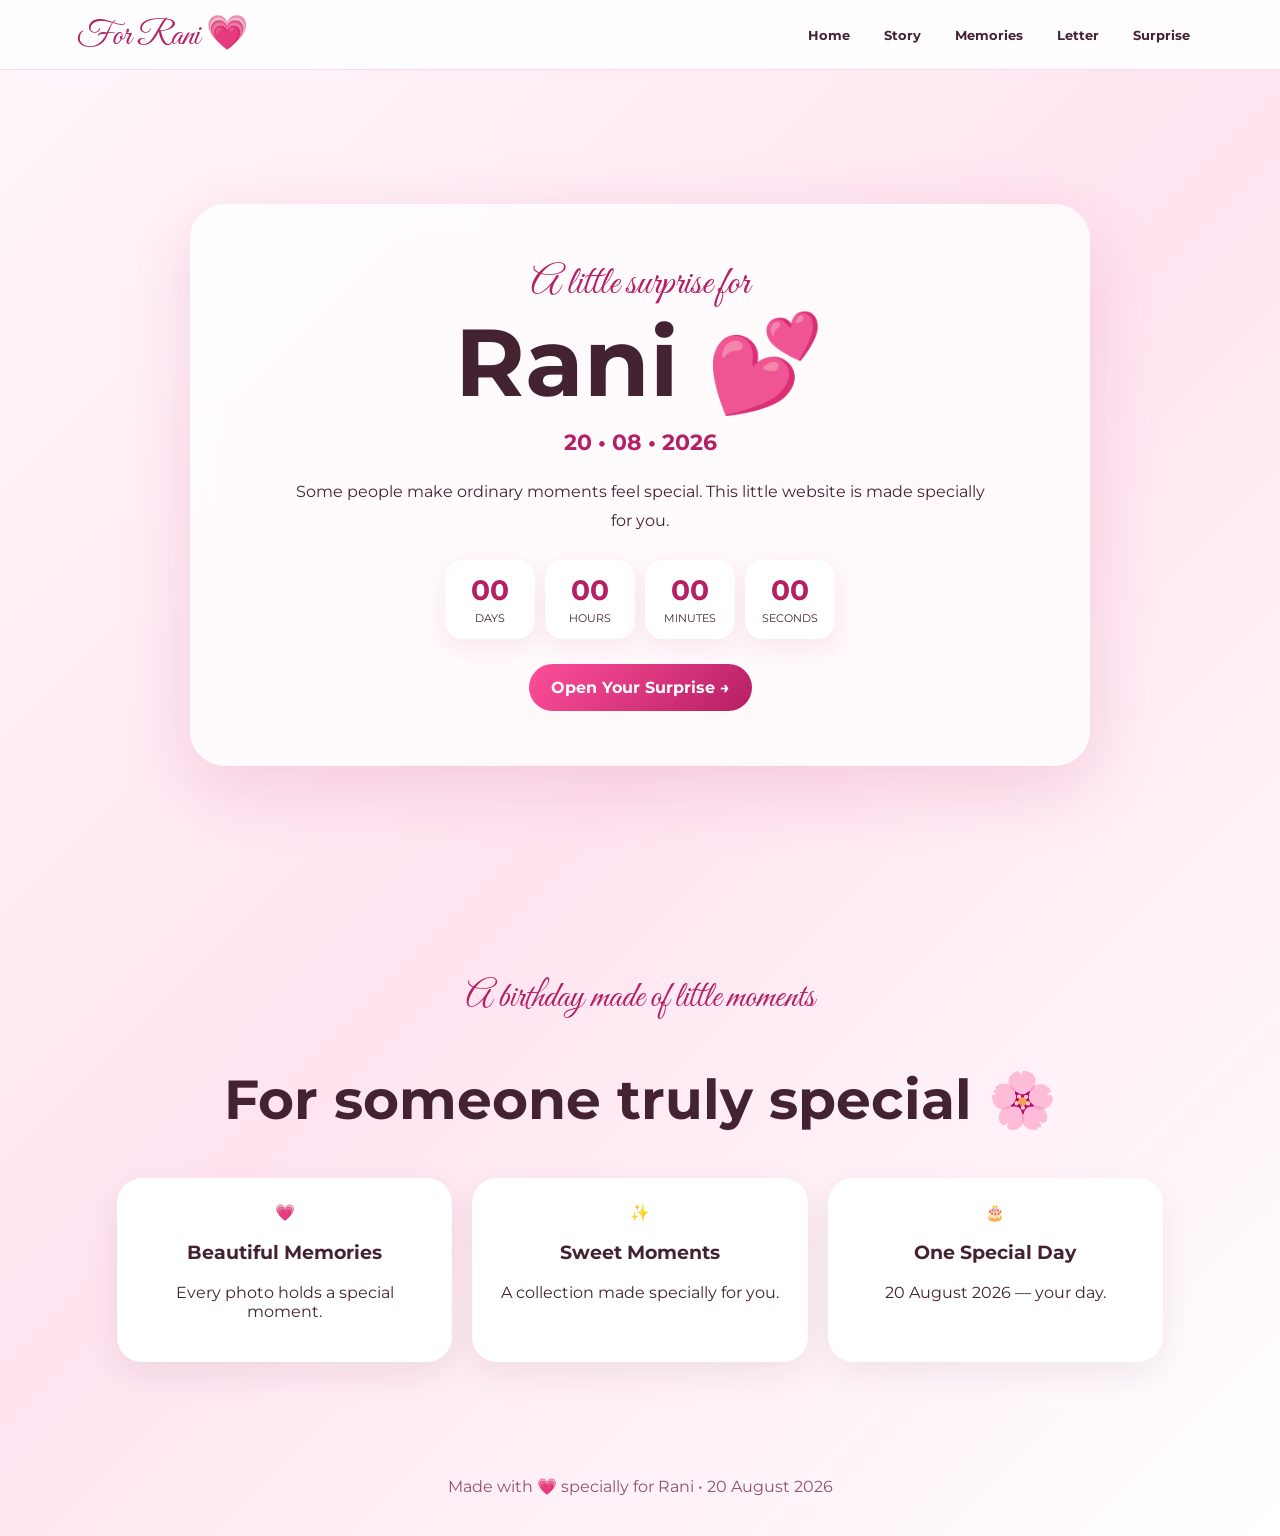
<file: index.html>
<!doctype html><html><head><meta charset=utf-8><meta name=viewport content='width=device-width,initial-scale=1'><title>Happy Birthday Rani 💗</title><link rel=stylesheet href=style.css></head><body><nav class="nav"><a class="logo" href="index.html">For Rani 💗</a><button class="menu" aria-label="menu">☰</button><div class="navlinks"><a href="index.html">Home</a><a href="story.html">Story</a><a href="memories.html">Memories</a><a href="letter.html">Letter</a><a href="surprise.html">Surprise</a></div></nav><div class="hearts"></div><main><section class=hero><div class=card><div class=script style="font-size:40px">A little surprise for</div><h1>Rani 💕</h1><p class=birthday>20 • 08 • 2026</p><p class=lead>Some people make ordinary moments feel special. This little website is made specially for you.</p><div class=countdown><div class=time><b id=days>00</b><span>Days</span></div><div class=time><b id=hours>00</b><span>Hours</span></div><div class=time><b id=minutes>00</b><span>Minutes</span></div><div class=time><b id=seconds>00</b><span>Seconds</span></div></div><a class=btn href=story.html>Open Your Surprise →</a></div></section><section class="section center"><div class=script style="font-size:36px">A birthday made of little moments</div><h2>For someone truly special 🌸</h2><div class=grid><div class=feature>💗<h3>Beautiful Memories</h3><p>Every photo holds a special moment.</p></div><div class=feature>✨<h3>Sweet Moments</h3><p>A collection made specially for you.</p></div><div class=feature>🎂<h3>One Special Day</h3><p>20 August 2026 — your day.</p></div></div></section></main><footer>Made with 💗 specially for Rani • 20 August 2026</footer><script src="script.js"></script></body></html>
</file>
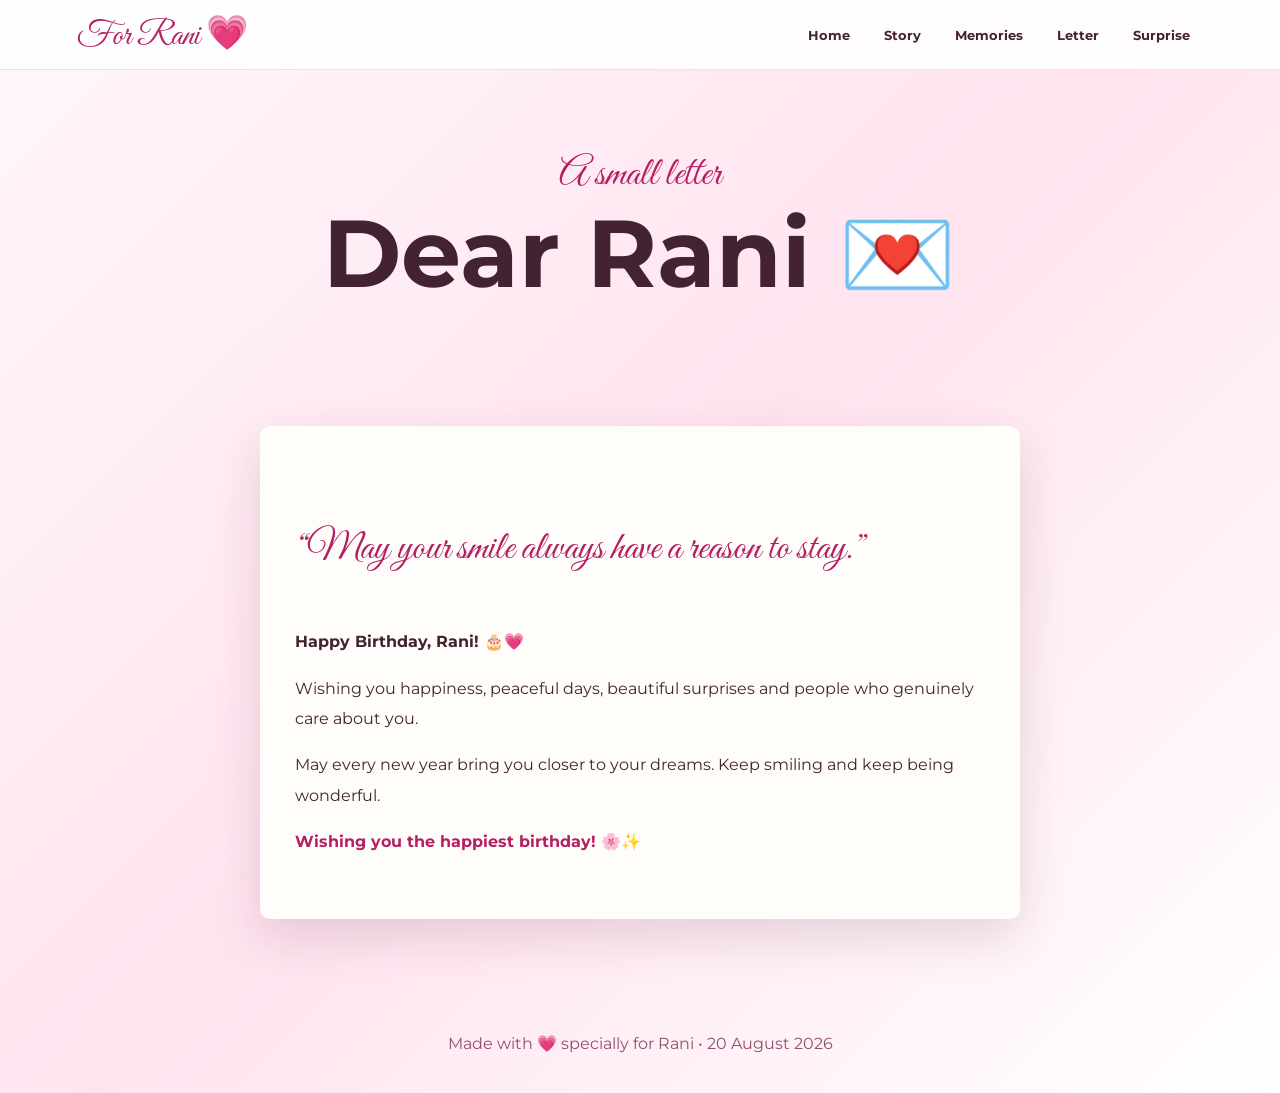
<file: letter.html>
<!doctype html><html><head><meta charset=utf-8><meta name=viewport content='width=device-width,initial-scale=1'><title>Happy Birthday Rani 💗</title><link rel=stylesheet href=style.css></head><body><nav class="nav"><a class="logo" href="index.html">For Rani 💗</a><button class="menu" aria-label="menu">☰</button><div class="navlinks"><a href="index.html">Home</a><a href="story.html">Story</a><a href="memories.html">Memories</a><a href="letter.html">Letter</a><a href="surprise.html">Surprise</a></div></nav><div class="hearts"></div><main><section class=pagehero><div class=script style="font-size:40px">A small letter</div><h1>Dear Rani 💌</h1></section><section class=section><div class=letter><p class=quote>“May your smile always have a reason to stay.”</p><p><b>Happy Birthday, Rani! 🎂💗</b></p><p>Wishing you happiness, peaceful days, beautiful surprises and people who genuinely care about you.</p><p>May every new year bring you closer to your dreams. Keep smiling and keep being wonderful.</p><p style="font-weight:700;color:#b51f63">Wishing you the happiest birthday! 🌸✨</p></div></section></main><footer>Made with 💗 specially for Rani • 20 August 2026</footer><script src="script.js"></script></body></html>
</file>
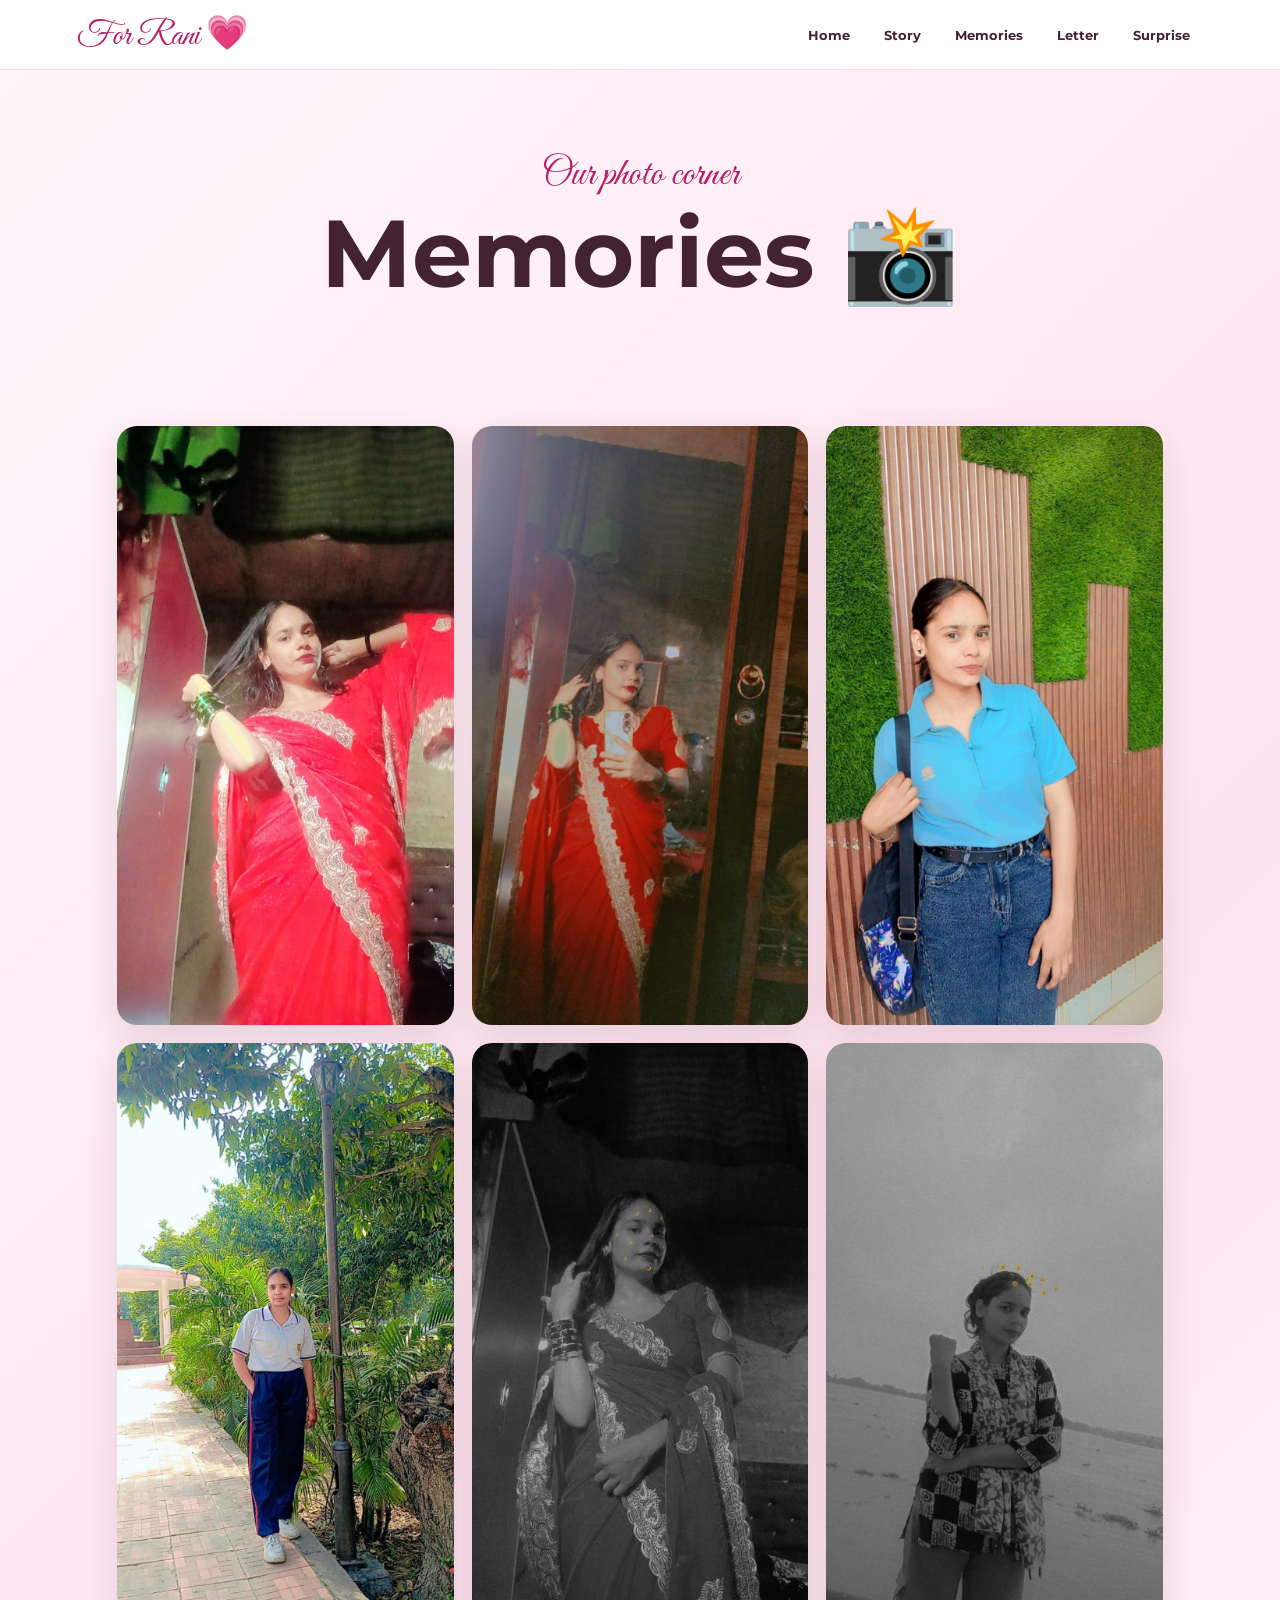
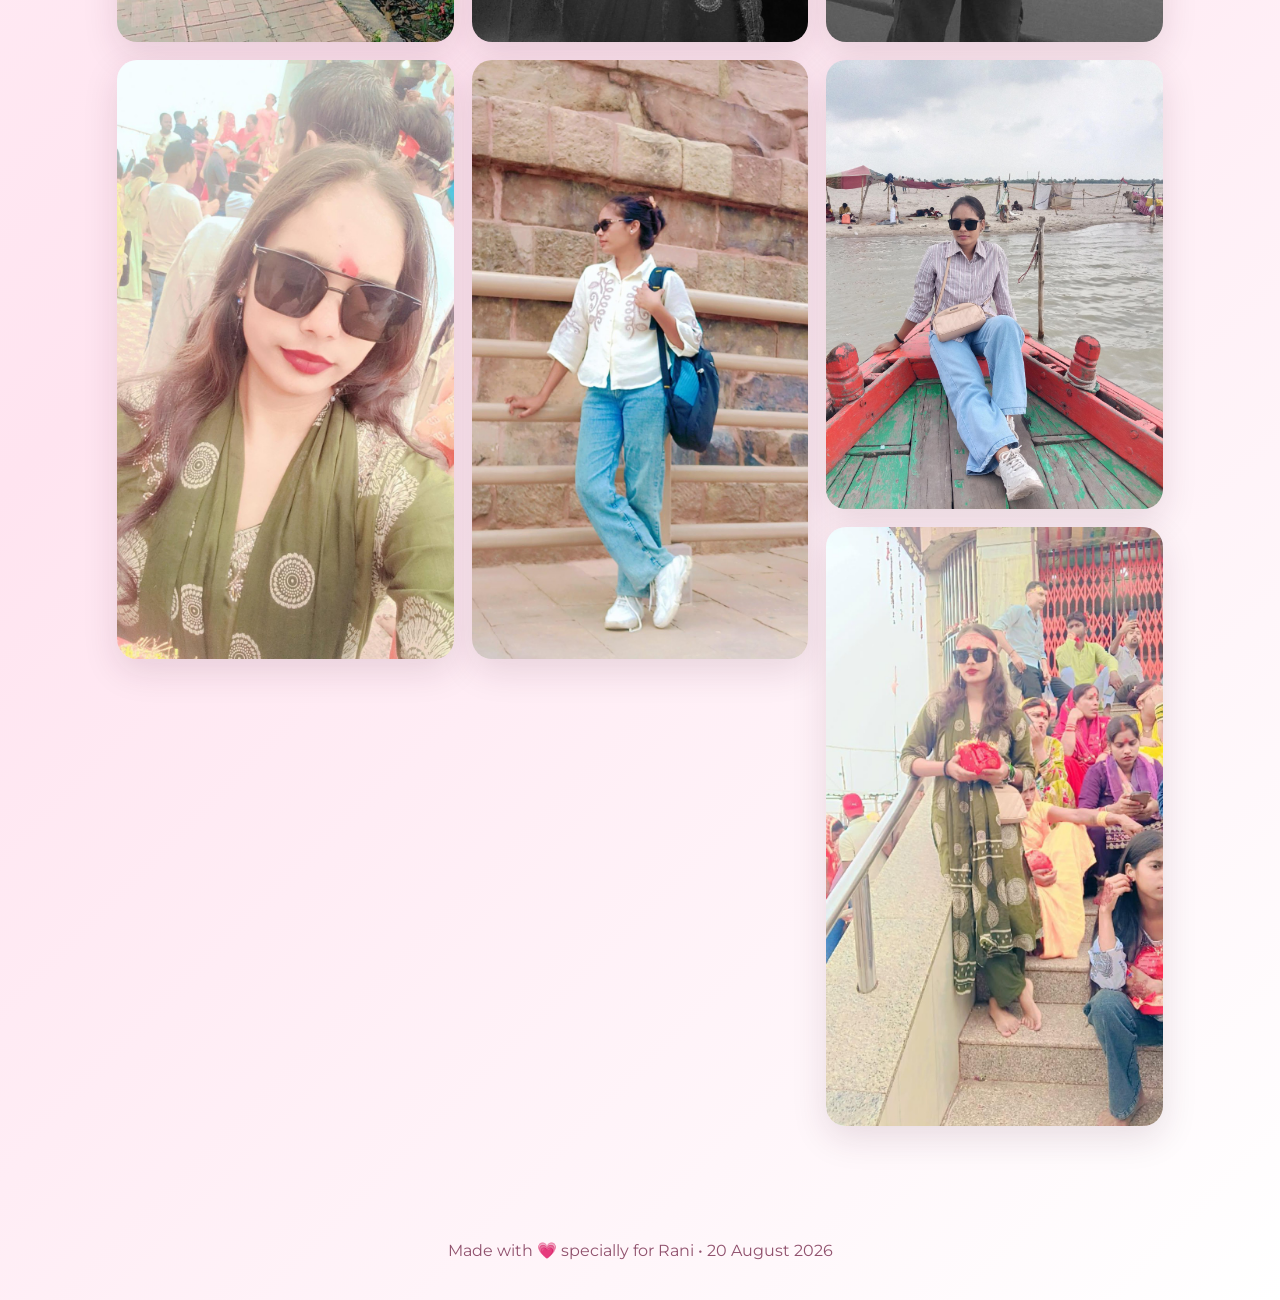
<file: memories.html>
<!doctype html><html><head><meta charset=utf-8><meta name=viewport content='width=device-width,initial-scale=1'><title>Happy Birthday Rani 💗</title><link rel=stylesheet href=style.css></head><body><nav class="nav"><a class="logo" href="index.html">For Rani 💗</a><button class="menu" aria-label="menu">☰</button><div class="navlinks"><a href="index.html">Home</a><a href="story.html">Story</a><a href="memories.html">Memories</a><a href="letter.html">Letter</a><a href="surprise.html">Surprise</a></div></nav><div class="hearts"></div><main><section class=pagehero><div class=script style="font-size:40px">Our photo corner</div><h1>Memories 📸</h1></section><section class=section><div class=gallery><img class=photo src="assets/photo1.jpg" alt="Memory 1"><img class=photo src="assets/photo2.jpg" alt="Memory 2"><img class=photo src="assets/photo3.jpg" alt="Memory 3"><img class=photo src="assets/photo4.jpg" alt="Memory 4"><img class=photo src="assets/photo5.jpg" alt="Memory 5"><img class=photo src="assets/photo6.jpg" alt="Memory 6"><img class=photo src="assets/photo7.jpg" alt="Memory 7"><img class=photo src="assets/photo8.jpg" alt="Memory 8"><img class=photo src="assets/photo9.jpg" alt="Memory 9"><img class=photo src="assets/photo10.jpg" alt="Memory 10"></div></section></main><footer>Made with 💗 specially for Rani • 20 August 2026</footer><script src="script.js"></script></body></html>
</file>
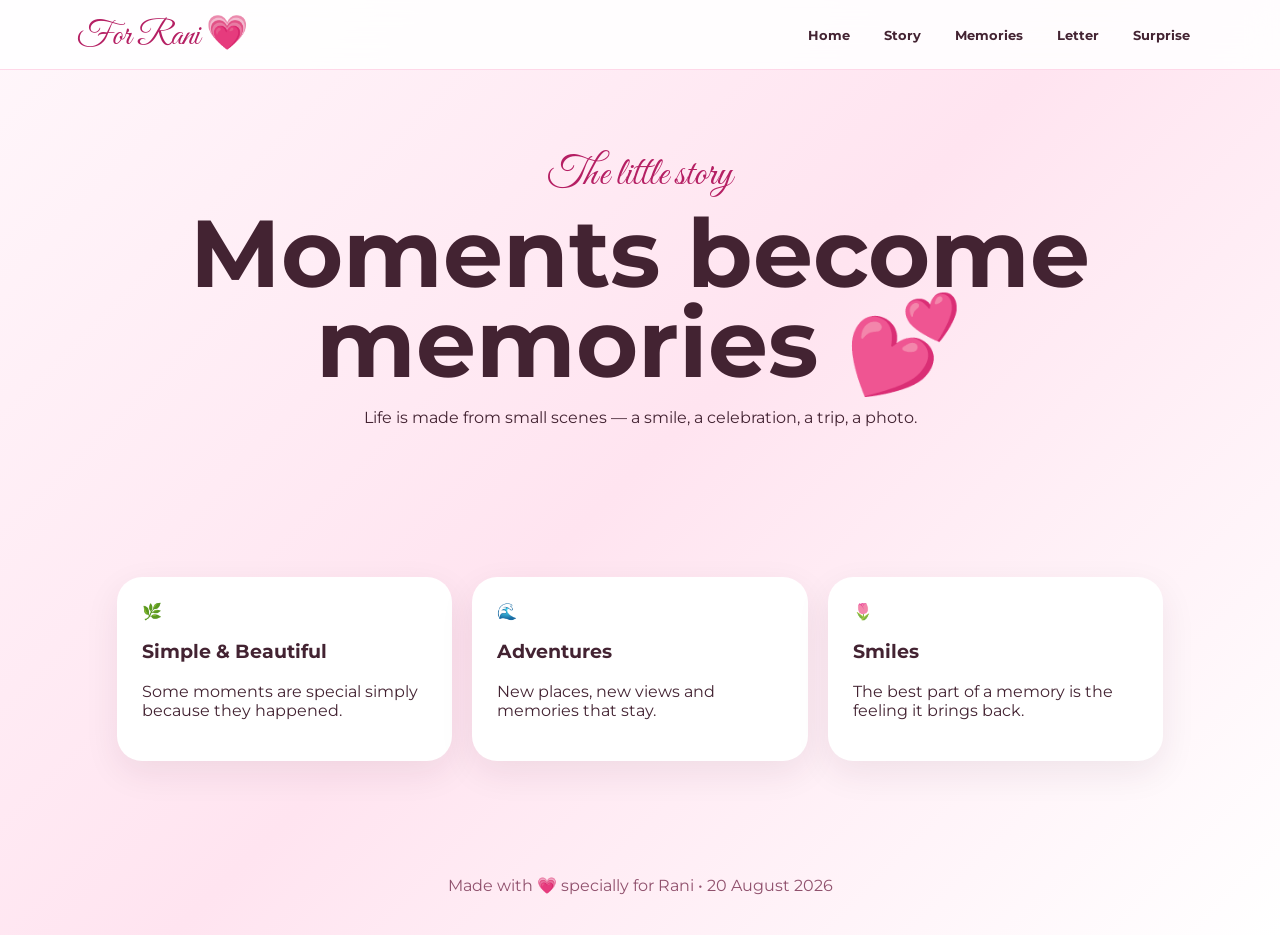
<file: story.html>
<!doctype html><html><head><meta charset=utf-8><meta name=viewport content='width=device-width,initial-scale=1'><title>Happy Birthday Rani 💗</title><link rel=stylesheet href=style.css></head><body><nav class="nav"><a class="logo" href="index.html">For Rani 💗</a><button class="menu" aria-label="menu">☰</button><div class="navlinks"><a href="index.html">Home</a><a href="story.html">Story</a><a href="memories.html">Memories</a><a href="letter.html">Letter</a><a href="surprise.html">Surprise</a></div></nav><div class="hearts"></div><main><section class=pagehero><div class=script style="font-size:40px">The little story</div><h1>Moments become memories 💕</h1><p class=lead>Life is made from small scenes — a smile, a celebration, a trip, a photo.</p></section><section class=section><div class=grid><div class=feature>🌿<h3>Simple & Beautiful</h3><p>Some moments are special simply because they happened.</p></div><div class=feature>🌊<h3>Adventures</h3><p>New places, new views and memories that stay.</p></div><div class=feature>🌷<h3>Smiles</h3><p>The best part of a memory is the feeling it brings back.</p></div></div></section></main><footer>Made with 💗 specially for Rani • 20 August 2026</footer><script src="script.js"></script></body></html>
</file>
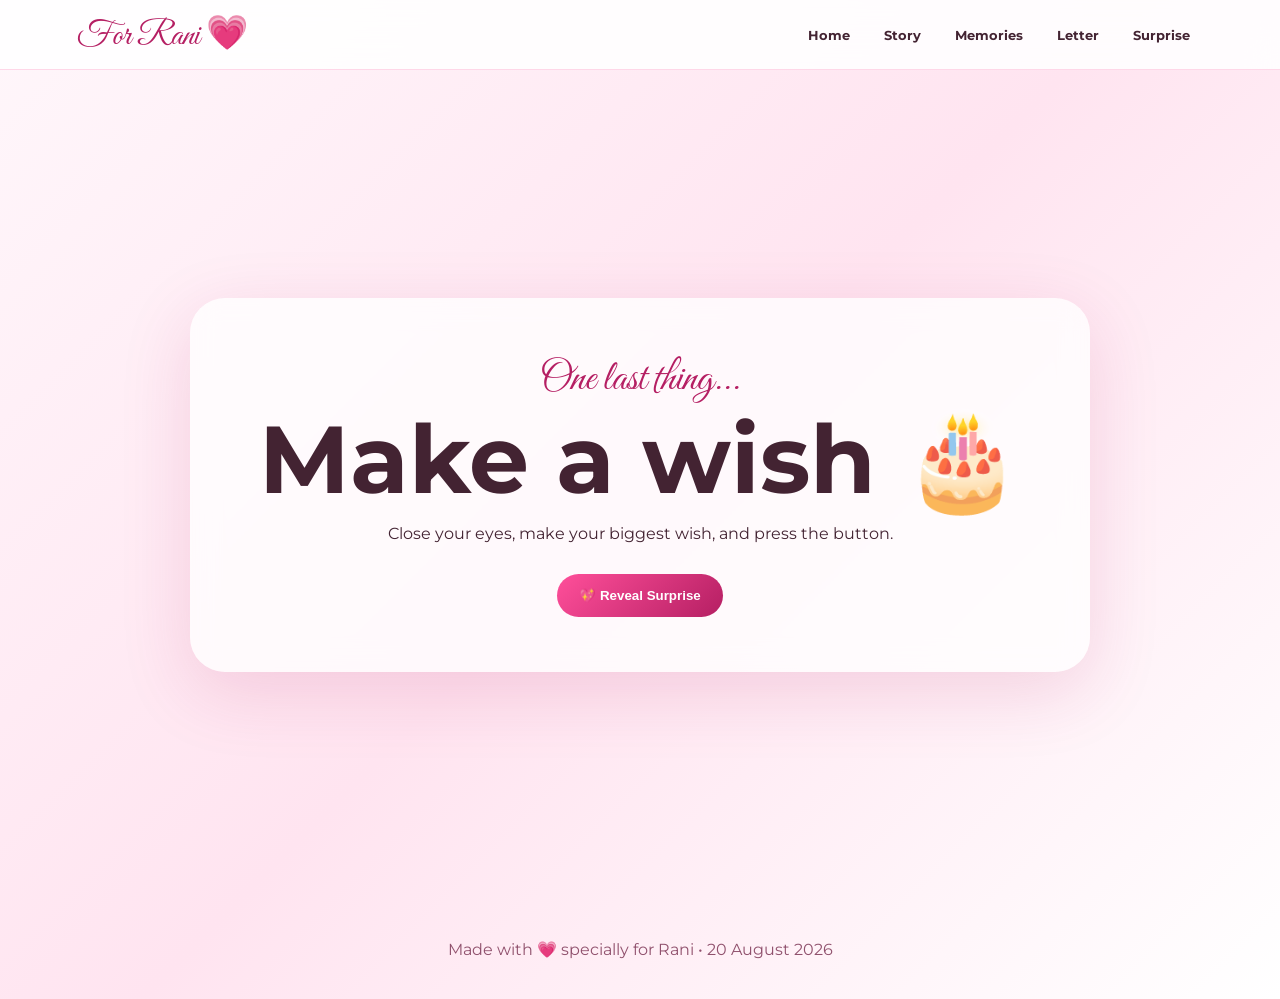
<file: surprise.html>
<!doctype html><html><head><meta charset=utf-8><meta name=viewport content='width=device-width,initial-scale=1'><title>Happy Birthday Rani 💗</title><link rel=stylesheet href=style.css></head><body><nav class="nav"><a class="logo" href="index.html">For Rani 💗</a><button class="menu" aria-label="menu">☰</button><div class="navlinks"><a href="index.html">Home</a><a href="story.html">Story</a><a href="memories.html">Memories</a><a href="letter.html">Letter</a><a href="surprise.html">Surprise</a></div></nav><div class="hearts"></div><main><section class=hero><div class=card><div class=script style="font-size:42px">One last thing...</div><h1>Make a wish 🎂</h1><p class=lead>Close your eyes, make your biggest wish, and press the button.</p><button class=btn id=surpriseBtn>💖 Reveal Surprise</button><div id=surpriseText hidden style="margin-top:28px"><div class=quote>Happy Birthday, Rani! 💕</div><p class=lead>May your life be filled with laughter, adventures and a thousand reasons to smile.</p><p style="font-size:34px">🎂 🎉 💗 ✨ 🌸 💕</p><a class="btn alt" href=memories.html>See Memories Again</a></div></div></section></main><footer>Made with 💗 specially for Rani • 20 August 2026</footer><script src="script.js"></script></body></html>
</file>
